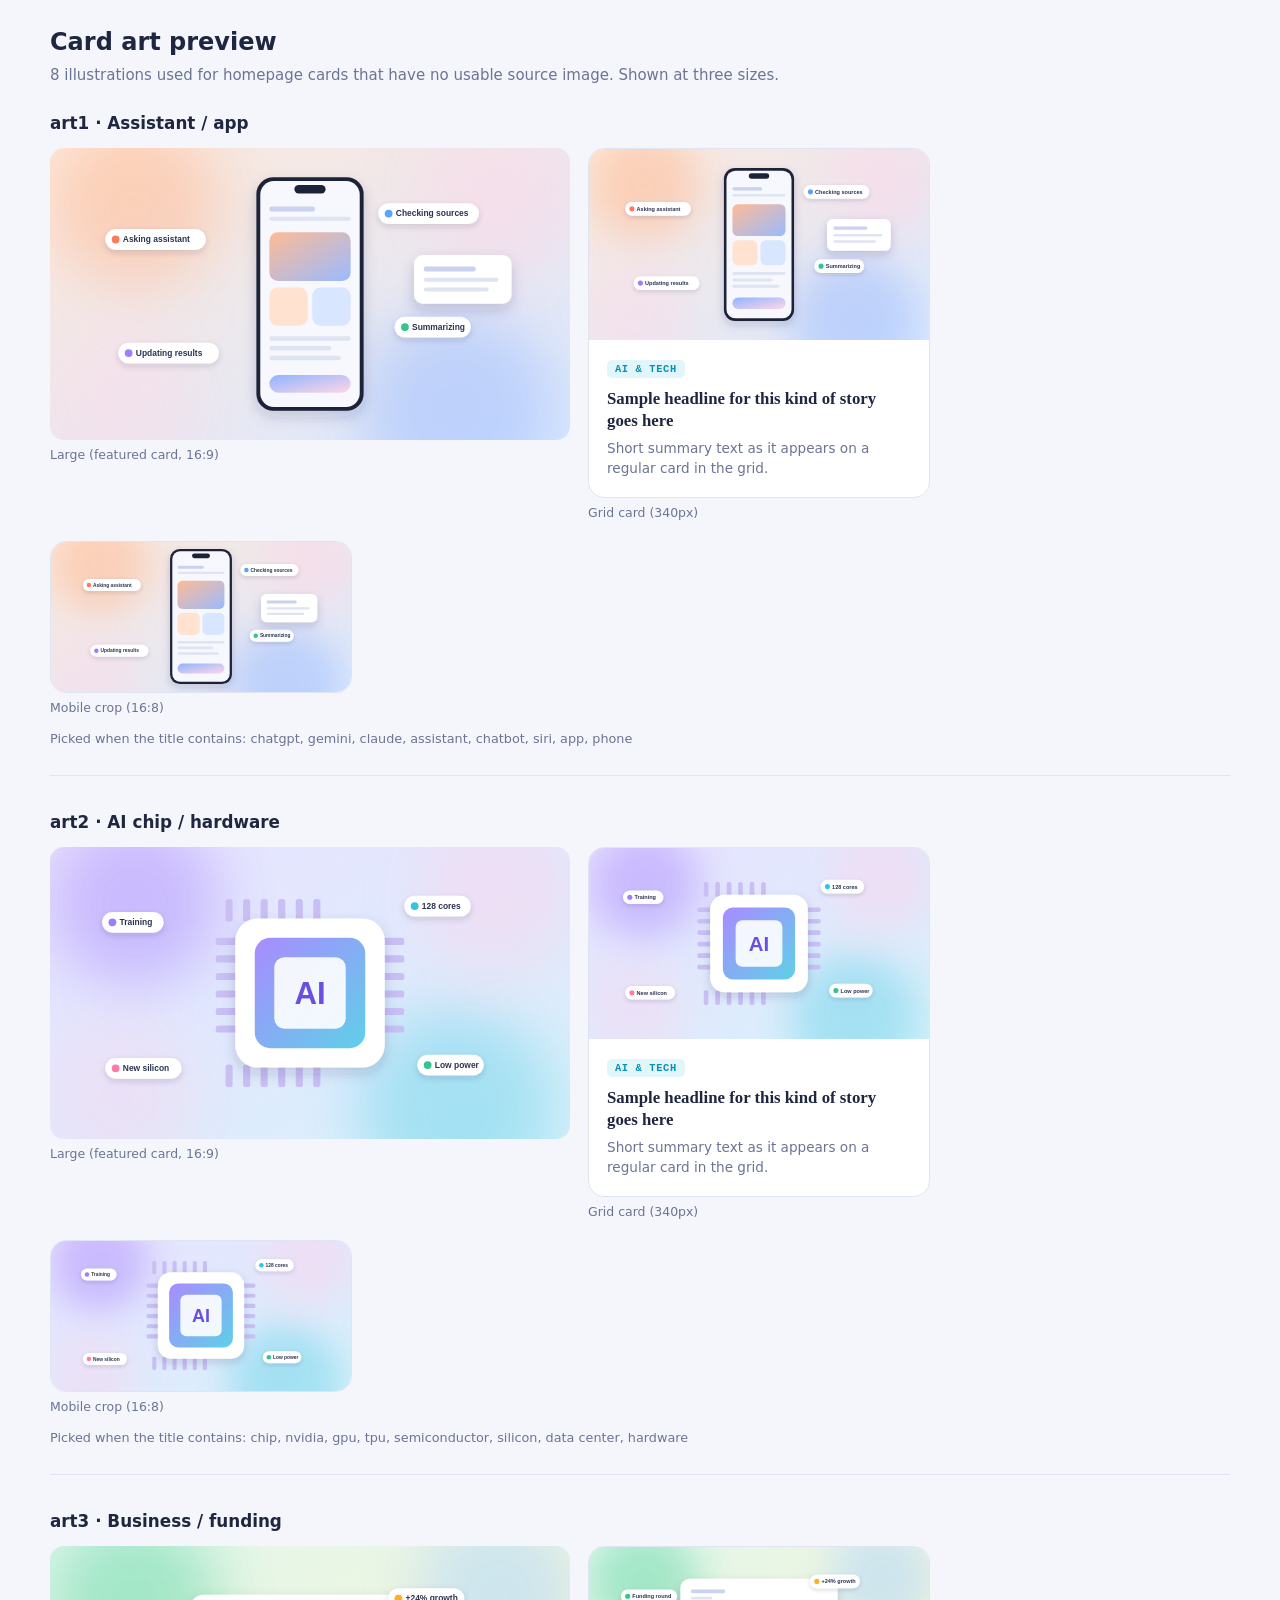
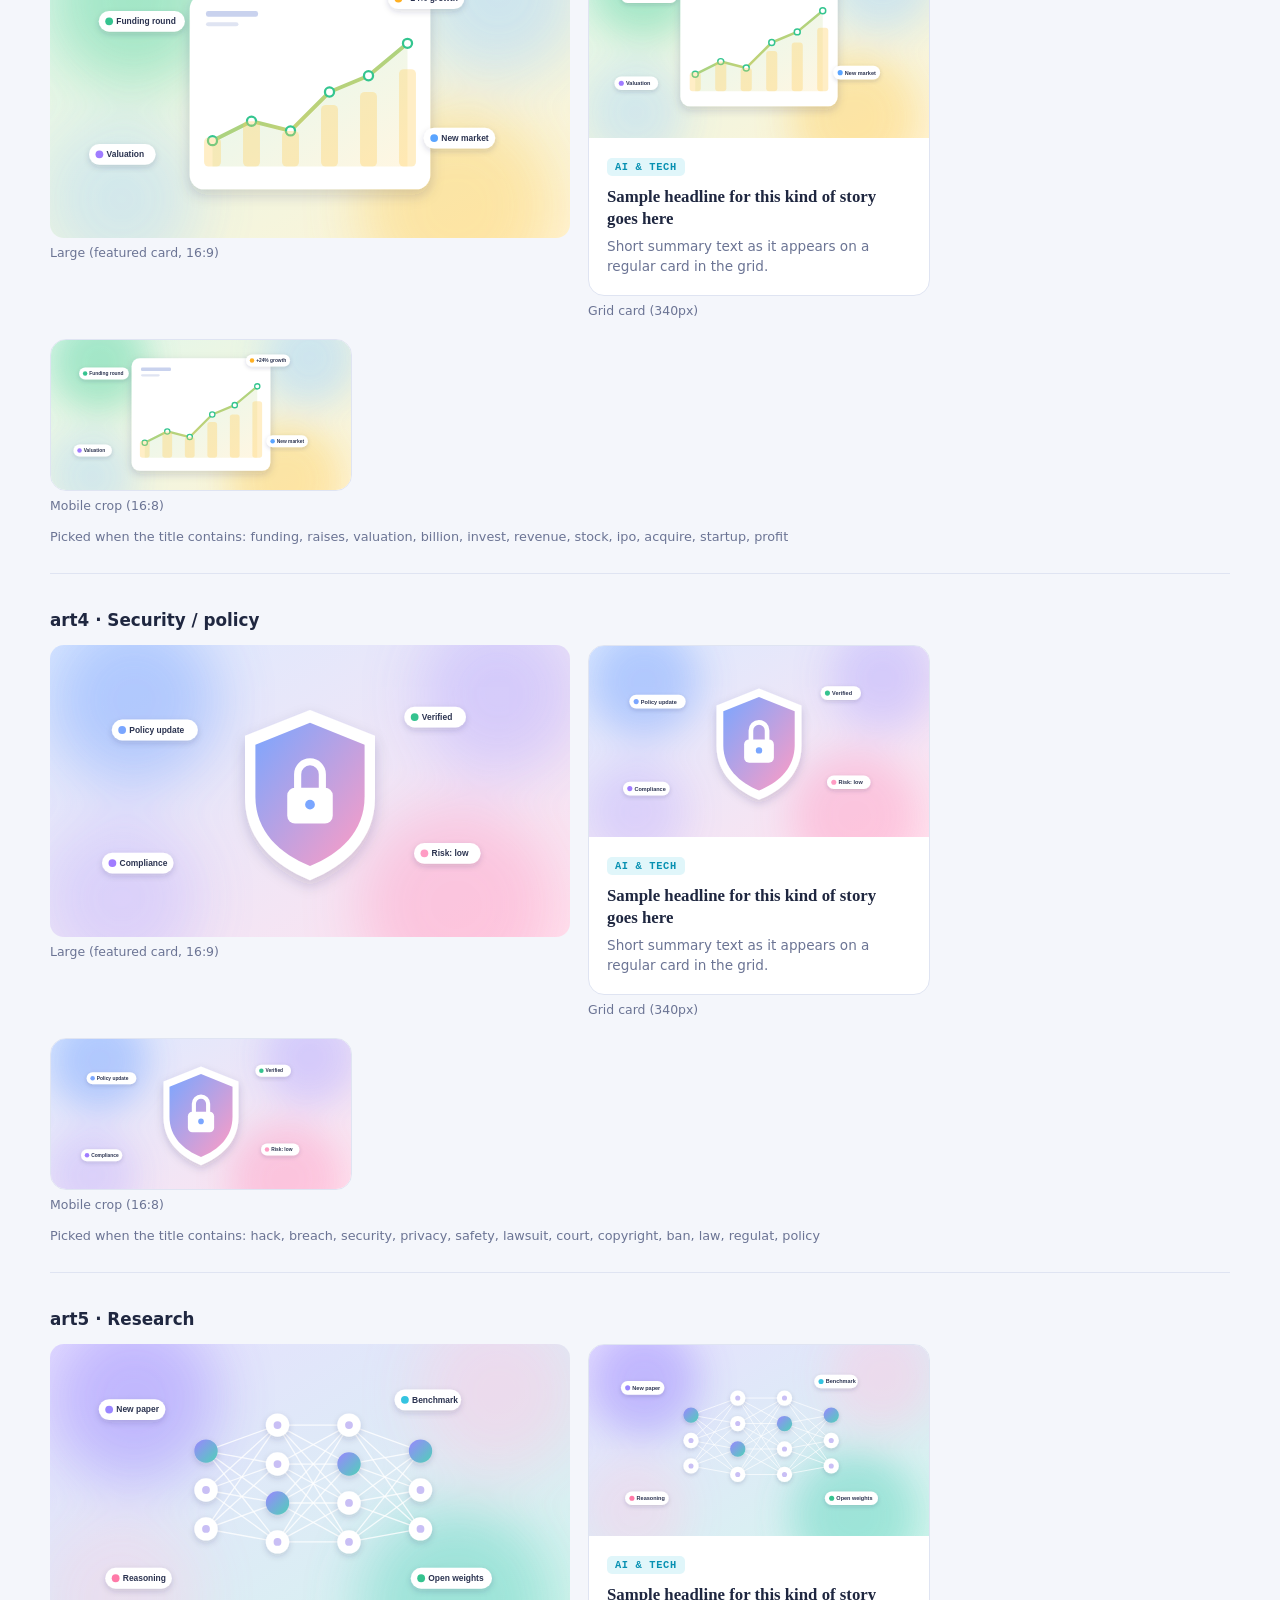
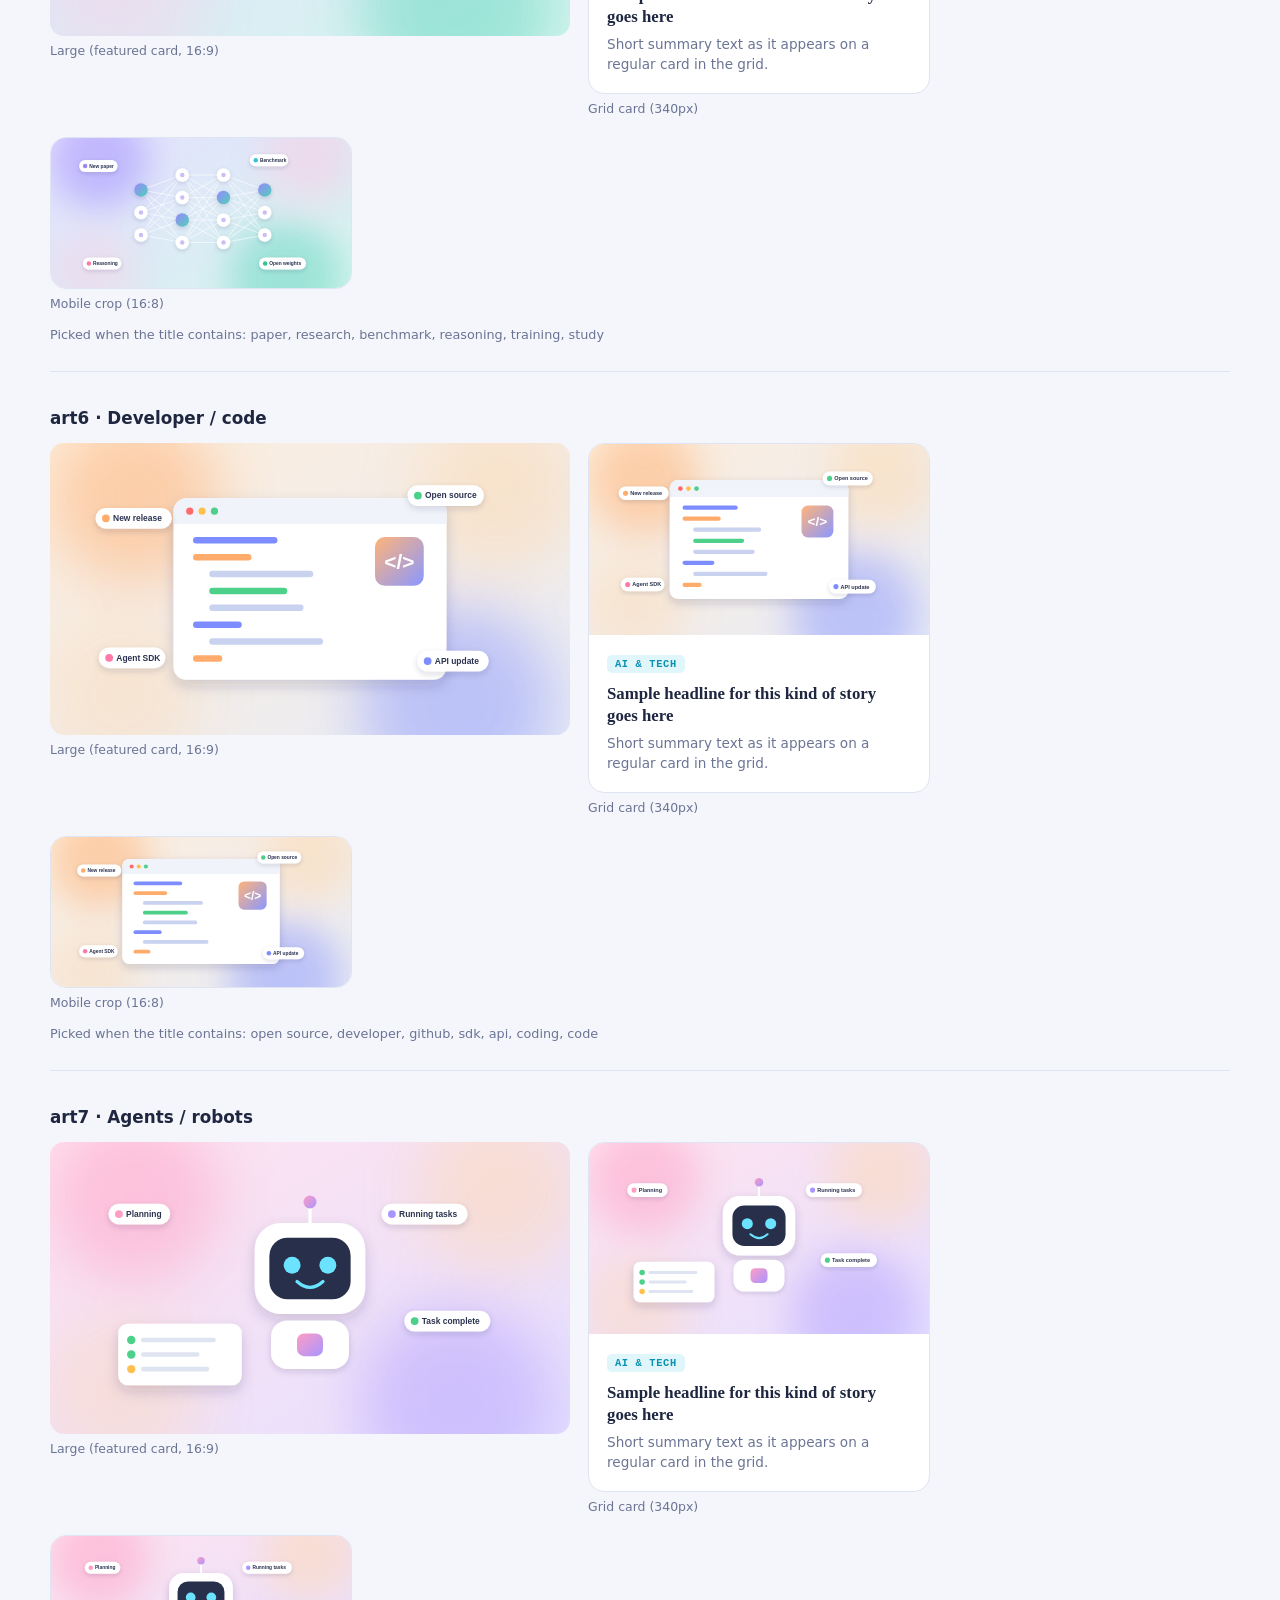
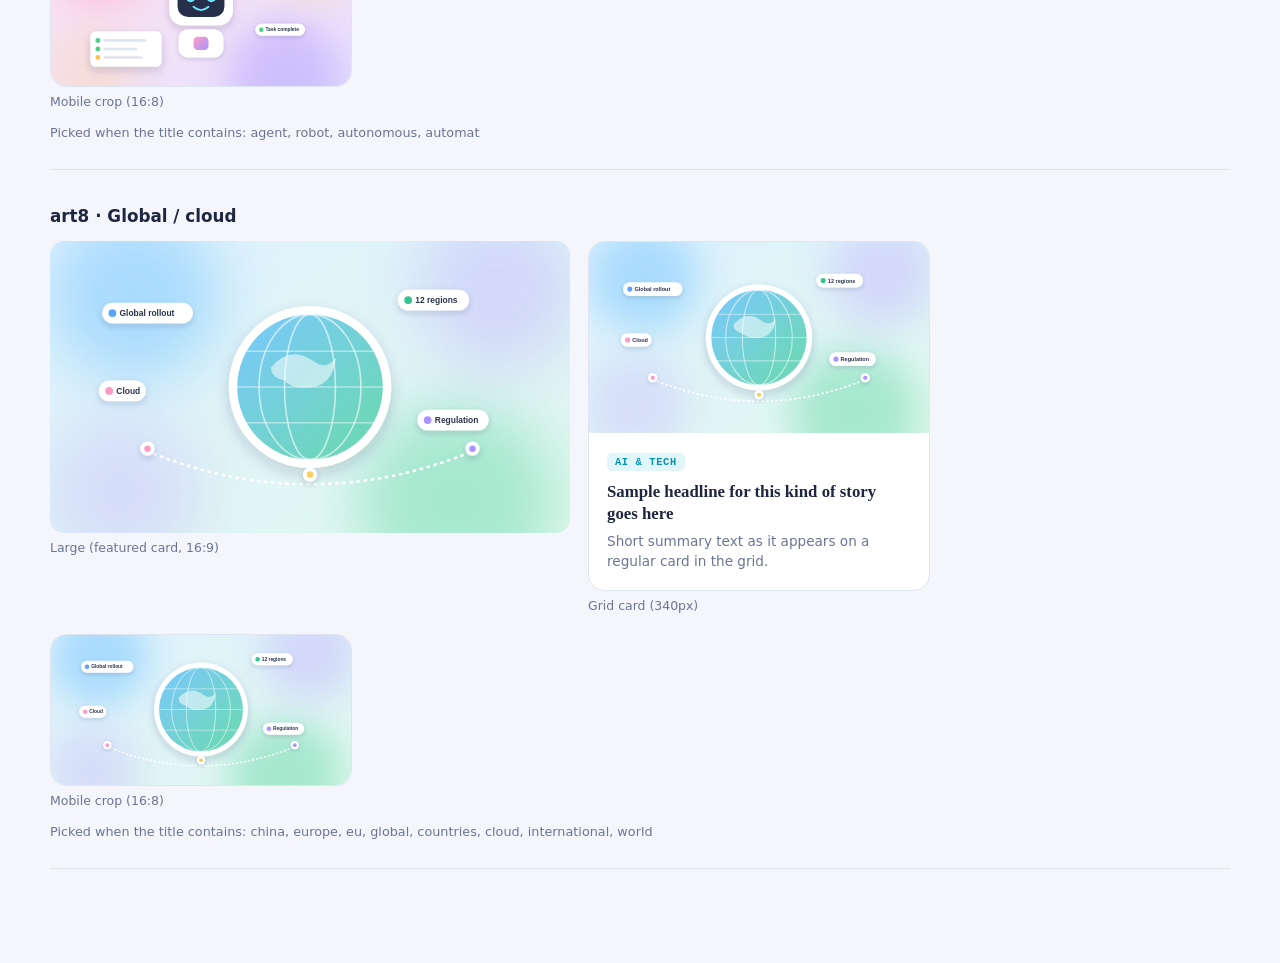
<file: static/art/preview.html>
<!doctype html><html lang="en"><head><meta charset="utf-8"><meta name="viewport" content="width=device-width,initial-scale=1"><meta name="robots" content="noindex"><title>Card art preview</title>
<style>
:root{--bg:#f4f6fb;--fg:#1f2740;--card:#fff;--bd:#dfe4f2;--mut:#6b7494}
@media (prefers-color-scheme:dark){:root{--bg:#0e1220;--fg:#e8ecf8;--card:#171d31;--bd:#2a3350;--mut:#9aa4c4}}
body{margin:0;padding:24px 16px 60px;background:var(--bg);color:var(--fg);font:15px/1.5 Inter,system-ui,sans-serif}
main{max-width:1180px;margin:0 auto} h1{font-size:1.5rem;margin:0 0 4px} .sub{color:var(--mut);margin:0 0 24px}
.item{margin-bottom:34px;padding-bottom:26px;border-bottom:1px solid var(--bd)} h2{font-size:1.05rem;margin:0 0 12px}
.row{display:flex;flex-wrap:wrap;gap:18px;align-items:flex-start} figure{margin:0} figcaption{font-size:.78rem;color:var(--mut);margin-top:6px}
.big{width:520px;max-width:100%;aspect-ratio:16/9;object-fit:cover;border-radius:14px;display:block}
.card{width:340px;max-width:100%;background:var(--card);border:1px solid var(--bd);border-radius:16px;overflow:hidden}
.card.phone{width:300px} .thumb{aspect-ratio:16/9;min-height:180px;overflow:hidden} .thumb.m{aspect-ratio:16/8;min-height:0}
.thumb img{width:100%;height:100%;object-fit:cover;display:block} .body{padding:16px 18px 18px}
.badge{display:inline-block;font:600 .65rem monospace;letter-spacing:.06em;color:#0891b2;background:rgba(6,182,212,.12);padding:3px 8px;border-radius:5px}
h3{font:700 1.05rem/1.3 Georgia,serif;margin:10px 0 6px} .body p{margin:0;font-size:.85rem;color:var(--mut)} .kw{font-size:.8rem;color:var(--mut);margin:12px 0 0}
</style></head><body><main><h1>Card art preview</h1><p class="sub">8 illustrations used for homepage cards that have no usable source image. Shown at three sizes.</p><section class="item"><h2>art1 · Assistant / app</h2>
<div class="row"><figure><img src="art1.svg" class="big" alt=""><figcaption>Large (featured card, 16:9)</figcaption></figure>
<figure><div class="card"><div class="thumb"><img src="art1.svg" alt=""></div><div class="body"><span class="badge">AI &amp; TECH</span><h3>Sample headline for this kind of story goes here</h3><p>Short summary text as it appears on a regular card in the grid.</p></div></div><figcaption>Grid card (340px)</figcaption></figure>
<figure><div class="card phone"><div class="thumb m"><img src="art1.svg" alt=""></div></div><figcaption>Mobile crop (16:8)</figcaption></figure></div>
<p class="kw">Picked when the title contains: chatgpt, gemini, claude, assistant, chatbot, siri, app, phone</p></section><section class="item"><h2>art2 · AI chip / hardware</h2>
<div class="row"><figure><img src="art2.svg" class="big" alt=""><figcaption>Large (featured card, 16:9)</figcaption></figure>
<figure><div class="card"><div class="thumb"><img src="art2.svg" alt=""></div><div class="body"><span class="badge">AI &amp; TECH</span><h3>Sample headline for this kind of story goes here</h3><p>Short summary text as it appears on a regular card in the grid.</p></div></div><figcaption>Grid card (340px)</figcaption></figure>
<figure><div class="card phone"><div class="thumb m"><img src="art2.svg" alt=""></div></div><figcaption>Mobile crop (16:8)</figcaption></figure></div>
<p class="kw">Picked when the title contains: chip, nvidia, gpu, tpu, semiconductor, silicon, data center, hardware</p></section><section class="item"><h2>art3 · Business / funding</h2>
<div class="row"><figure><img src="art3.svg" class="big" alt=""><figcaption>Large (featured card, 16:9)</figcaption></figure>
<figure><div class="card"><div class="thumb"><img src="art3.svg" alt=""></div><div class="body"><span class="badge">AI &amp; TECH</span><h3>Sample headline for this kind of story goes here</h3><p>Short summary text as it appears on a regular card in the grid.</p></div></div><figcaption>Grid card (340px)</figcaption></figure>
<figure><div class="card phone"><div class="thumb m"><img src="art3.svg" alt=""></div></div><figcaption>Mobile crop (16:8)</figcaption></figure></div>
<p class="kw">Picked when the title contains: funding, raises, valuation, billion, invest, revenue, stock, ipo, acquire, startup, profit</p></section><section class="item"><h2>art4 · Security / policy</h2>
<div class="row"><figure><img src="art4.svg" class="big" alt=""><figcaption>Large (featured card, 16:9)</figcaption></figure>
<figure><div class="card"><div class="thumb"><img src="art4.svg" alt=""></div><div class="body"><span class="badge">AI &amp; TECH</span><h3>Sample headline for this kind of story goes here</h3><p>Short summary text as it appears on a regular card in the grid.</p></div></div><figcaption>Grid card (340px)</figcaption></figure>
<figure><div class="card phone"><div class="thumb m"><img src="art4.svg" alt=""></div></div><figcaption>Mobile crop (16:8)</figcaption></figure></div>
<p class="kw">Picked when the title contains: hack, breach, security, privacy, safety, lawsuit, court, copyright, ban, law, regulat, policy</p></section><section class="item"><h2>art5 · Research</h2>
<div class="row"><figure><img src="art5.svg" class="big" alt=""><figcaption>Large (featured card, 16:9)</figcaption></figure>
<figure><div class="card"><div class="thumb"><img src="art5.svg" alt=""></div><div class="body"><span class="badge">AI &amp; TECH</span><h3>Sample headline for this kind of story goes here</h3><p>Short summary text as it appears on a regular card in the grid.</p></div></div><figcaption>Grid card (340px)</figcaption></figure>
<figure><div class="card phone"><div class="thumb m"><img src="art5.svg" alt=""></div></div><figcaption>Mobile crop (16:8)</figcaption></figure></div>
<p class="kw">Picked when the title contains: paper, research, benchmark, reasoning, training, study</p></section><section class="item"><h2>art6 · Developer / code</h2>
<div class="row"><figure><img src="art6.svg" class="big" alt=""><figcaption>Large (featured card, 16:9)</figcaption></figure>
<figure><div class="card"><div class="thumb"><img src="art6.svg" alt=""></div><div class="body"><span class="badge">AI &amp; TECH</span><h3>Sample headline for this kind of story goes here</h3><p>Short summary text as it appears on a regular card in the grid.</p></div></div><figcaption>Grid card (340px)</figcaption></figure>
<figure><div class="card phone"><div class="thumb m"><img src="art6.svg" alt=""></div></div><figcaption>Mobile crop (16:8)</figcaption></figure></div>
<p class="kw">Picked when the title contains: open source, developer, github, sdk, api, coding, code</p></section><section class="item"><h2>art7 · Agents / robots</h2>
<div class="row"><figure><img src="art7.svg" class="big" alt=""><figcaption>Large (featured card, 16:9)</figcaption></figure>
<figure><div class="card"><div class="thumb"><img src="art7.svg" alt=""></div><div class="body"><span class="badge">AI &amp; TECH</span><h3>Sample headline for this kind of story goes here</h3><p>Short summary text as it appears on a regular card in the grid.</p></div></div><figcaption>Grid card (340px)</figcaption></figure>
<figure><div class="card phone"><div class="thumb m"><img src="art7.svg" alt=""></div></div><figcaption>Mobile crop (16:8)</figcaption></figure></div>
<p class="kw">Picked when the title contains: agent, robot, autonomous, automat</p></section><section class="item"><h2>art8 · Global / cloud</h2>
<div class="row"><figure><img src="art8.svg" class="big" alt=""><figcaption>Large (featured card, 16:9)</figcaption></figure>
<figure><div class="card"><div class="thumb"><img src="art8.svg" alt=""></div><div class="body"><span class="badge">AI &amp; TECH</span><h3>Sample headline for this kind of story goes here</h3><p>Short summary text as it appears on a regular card in the grid.</p></div></div><figcaption>Grid card (340px)</figcaption></figure>
<figure><div class="card phone"><div class="thumb m"><img src="art8.svg" alt=""></div></div><figcaption>Mobile crop (16:8)</figcaption></figure></div>
<p class="kw">Picked when the title contains: china, europe, eu, global, countries, cloud, international, world</p></section></main></body></html>
</file>
